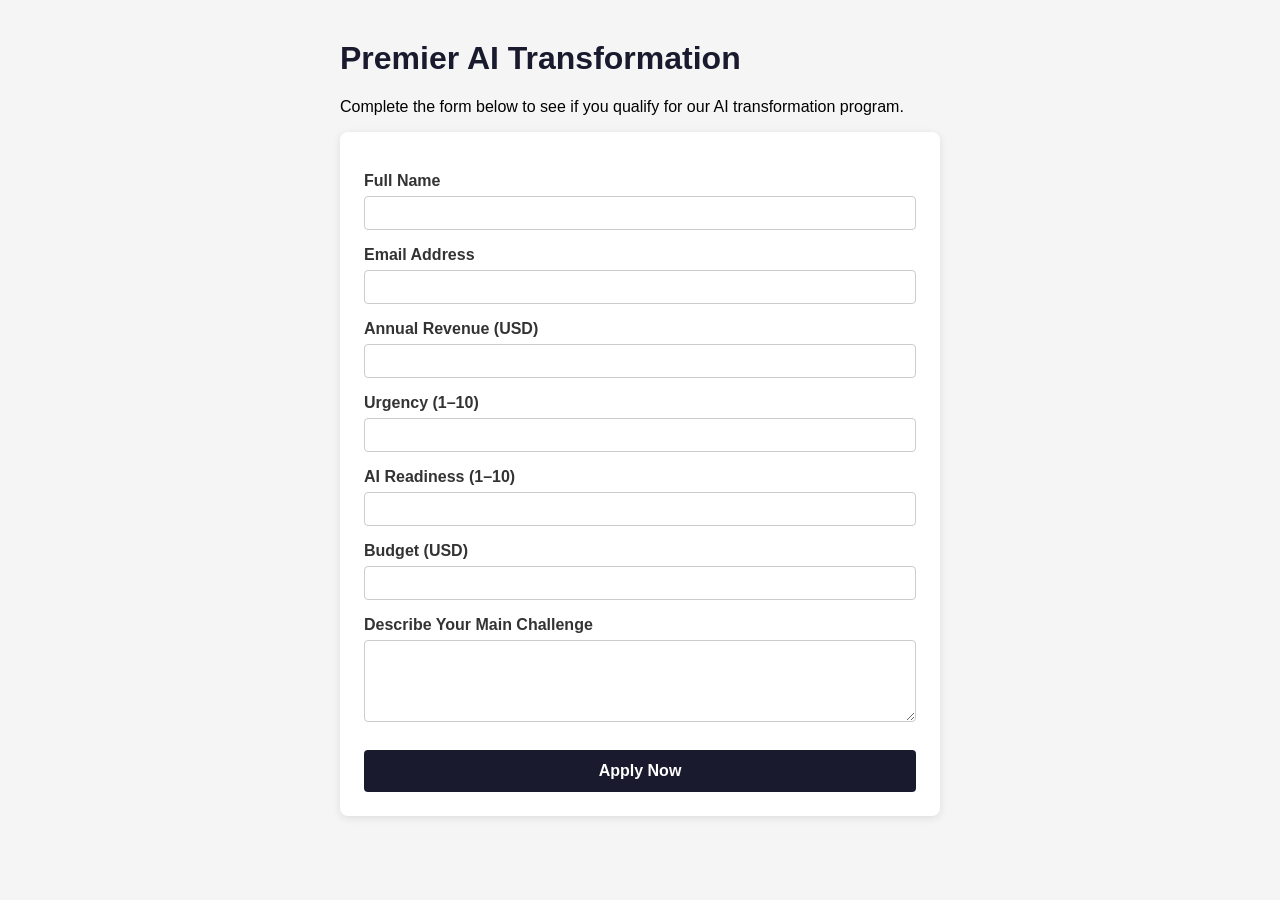
<file: index.html>
<!DOCTYPE html>
<html lang="en">
<head>
  <meta charset="UTF-8" />
  <meta name="viewport" content="width=device-width, initial-scale=1.0" />
  <title>Premier AI Transformation</title>
  <style>
    body {
      font-family: Arial, sans-serif;
      max-width: 600px;
      margin: 40px auto;
      padding: 0 20px;
      background: #f5f5f5;
    }
    h1 {
      color: #1a1a2e;
    }
    form {
      background: #fff;
      padding: 24px;
      border-radius: 8px;
      box-shadow: 0 2px 8px rgba(0,0,0,0.1);
    }
    label {
      display: block;
      margin-top: 16px;
      font-weight: bold;
      color: #333;
    }
    input, select, textarea {
      width: 100%;
      padding: 8px;
      margin-top: 6px;
      border: 1px solid #ccc;
      border-radius: 4px;
      box-sizing: border-box;
      font-size: 14px;
    }
    a.apply-btn {
      display: inline-block;
      margin-top: 24px;
      padding: 12px 28px;
      background: #1a1a2e;
      color: #fff;
      text-decoration: none;
      border-radius: 4px;
      font-size: 16px;
      font-weight: bold;
      border: none;
      cursor: pointer;
      width: 100%;
      text-align: center;
      box-sizing: border-box;
    }
    a.apply-btn:hover {
      background: #16213e;
    }
    #result {
      margin-top: 20px;
      padding: 16px;
      background: #e8f4fd;
      border-radius: 4px;
      font-size: 16px;
      color: #1a1a2e;
      display: none;
    }
  </style>
</head>
<body>
  <h1>Premier AI Transformation</h1>
  <p>Complete the form below to see if you qualify for our AI transformation program.</p>

  <form id="form">
    <label for="name">Full Name</label>
    <input type="text" id="name" name="name" required />

    <label for="email">Email Address</label>
    <input type="email" id="email" name="email" required />

    <label for="revenue">Annual Revenue (USD)</label>
    <input type="number" id="revenue" name="revenue" min="0" required />

    <label for="urgency">Urgency (1–10)</label>
    <input type="number" id="urgency" name="urgency" min="1" max="10" required />

    <label for="ai">AI Readiness (1–10)</label>
    <input type="number" id="ai" name="ai" min="1" max="10" required />

    <label for="budget">Budget (USD)</label>
    <input type="number" id="budget" name="budget" min="0" required />

    <label for="challenge">Describe Your Main Challenge</label>
    <textarea id="challenge" name="challenge" rows="4" required></textarea>

    <a href="#" class="apply-btn" id="apply-btn" role="button">Apply Now</a>
  </form>

  <div id="result"></div>

  <script src="script.js"></script>
</body>
</html>
</file>
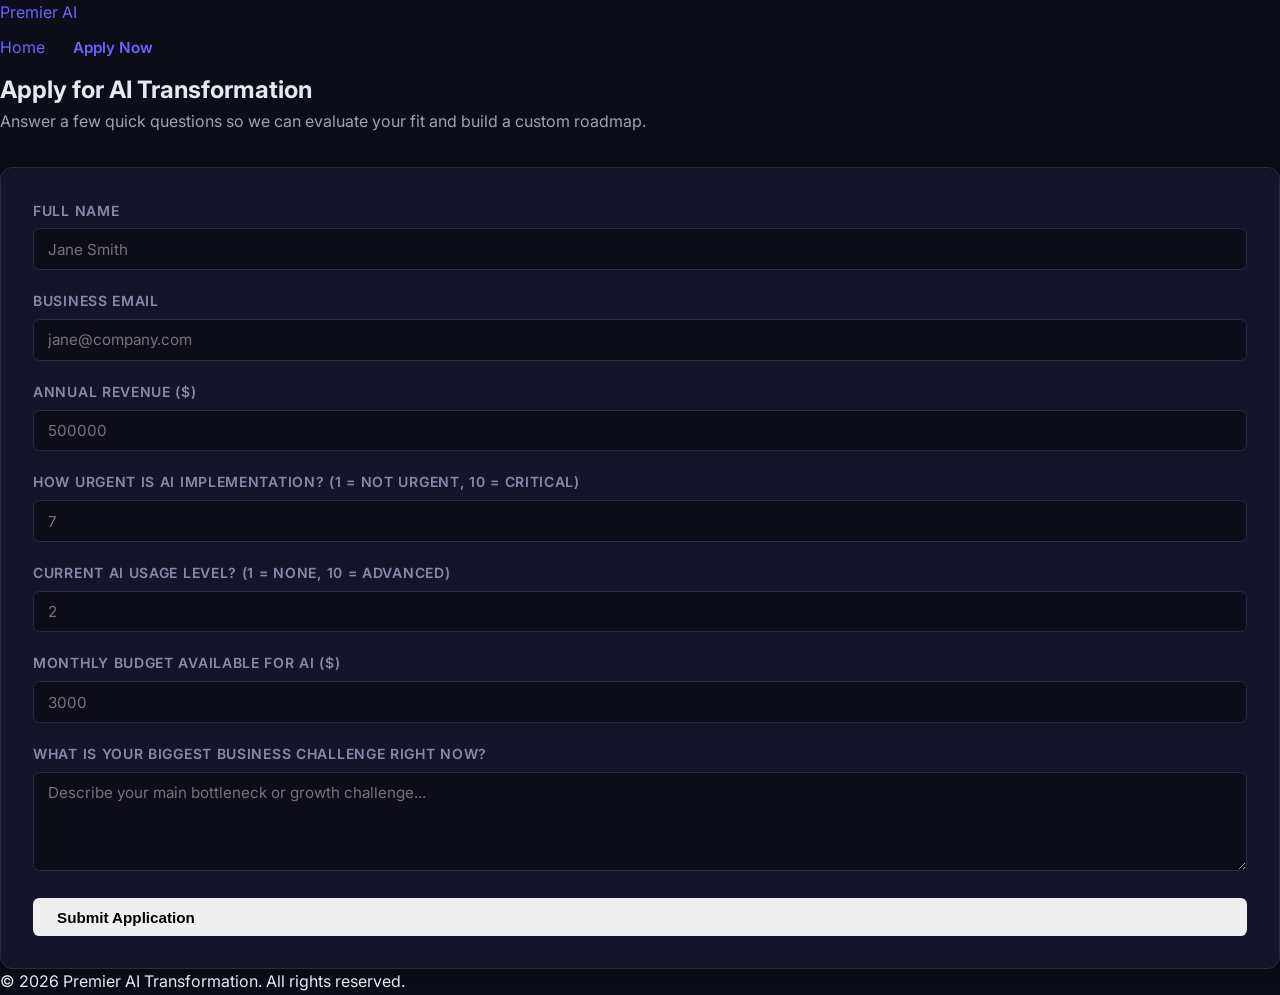
<file: apply.html>
<!DOCTYPE html>
<html lang="en">
<head>
  <meta charset="UTF-8" />
  <meta name="viewport" content="width=device-width, initial-scale=1.0" />
  <title>Apply – Premier AI Transformation</title>
  <link rel="preconnect" href="https://fonts.googleapis.com" />
  <link href="https://fonts.googleapis.com/css2?family=Inter:wght@400;500;600;700&display=swap" rel="stylesheet" />
  <link rel="stylesheet" href="css/styles.css" />
</head>
<body>

  <!-- Navbar -->
  <nav class="navbar">
    <a href="index.html" class="logo">Premier AI</a>
    <div class="navbar-links">
      <a href="index.html">Home</a>
      <a href="apply.html" class="btn">Apply Now</a>
    </div>
  </nav>

  <div class="form-wrap">
    <h2>Apply for AI Transformation</h2>
    <p style="color:#9ca3af;margin-bottom:32px;">Answer a few quick questions so we can evaluate your fit and build a custom roadmap.</p>

    <form id="form" class="card">
      <div class="form-group">
        <label for="name">Full Name</label>
        <input type="text" id="name" name="name" placeholder="Jane Smith" required />
      </div>

      <div class="form-group">
        <label for="email">Business Email</label>
        <input type="email" id="email" name="email" placeholder="jane@company.com" required />
      </div>

      <div class="form-group">
        <label for="revenue">Annual Revenue ($)</label>
        <input type="number" id="revenue" name="revenue" placeholder="500000" min="0" required />
      </div>

      <div class="form-group">
        <label for="urgency">How urgent is AI implementation? (1 = not urgent, 10 = critical)</label>
        <input type="number" id="urgency" name="urgency" min="1" max="10" placeholder="7" required />
      </div>

      <div class="form-group">
        <label for="ai">Current AI usage level? (1 = none, 10 = advanced)</label>
        <input type="number" id="ai" name="ai" min="1" max="10" placeholder="2" required />
      </div>

      <div class="form-group">
        <label for="budget">Monthly budget available for AI ($)</label>
        <input type="number" id="budget" name="budget" min="0" placeholder="3000" required />
      </div>

      <div class="form-group">
        <label for="challenge">What is your biggest business challenge right now?</label>
        <textarea id="challenge" name="challenge" rows="4" placeholder="Describe your main bottleneck or growth challenge..."></textarea>
      </div>

      <button type="submit" class="btn" style="width:100%;">Submit Application</button>
    </form>

    <div id="result"></div>
  </div>

  <!-- Footer -->
  <footer>
    <p>&copy; <span id="footer-year"></span> Premier AI Transformation. All rights reserved.</p>
  </footer>

  <script>document.getElementById('footer-year').textContent = new Date().getFullYear();</script>
  <script src="js/main.js"></script>
  <script src="js/intake.js"></script>
</body>
</html>
</file>
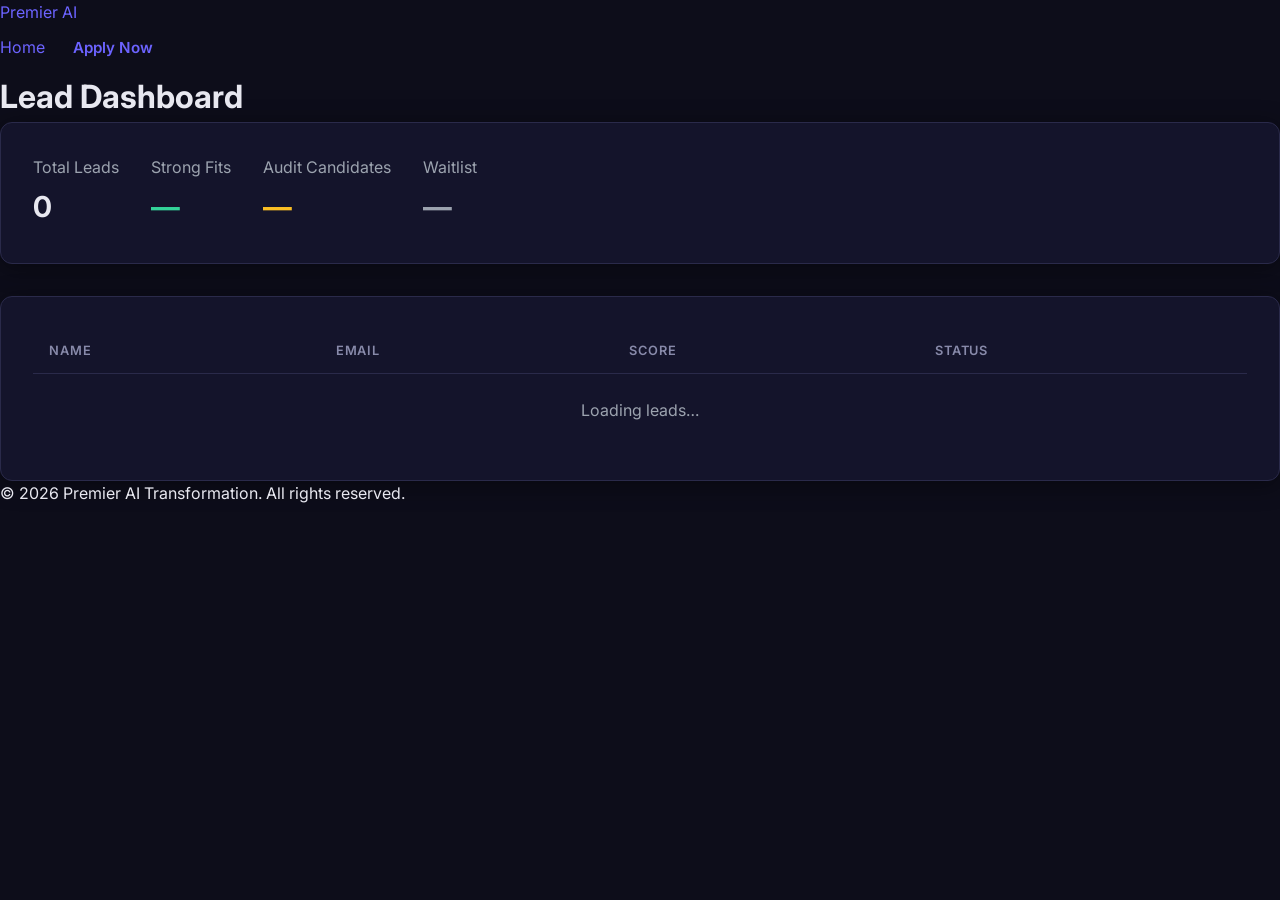
<file: dashboard.html>
<!DOCTYPE html>
<html lang="en">
<head>
  <meta charset="UTF-8" />
  <meta name="viewport" content="width=device-width, initial-scale=1.0" />
  <title>Lead Dashboard – Premier AI</title>
  <link rel="preconnect" href="https://fonts.googleapis.com" />
  <link href="https://fonts.googleapis.com/css2?family=Inter:wght@400;500;600;700&display=swap" rel="stylesheet" />
  <link rel="stylesheet" href="css/styles.css" />
</head>
<body>

  <!-- Navbar -->
  <nav class="navbar">
    <a href="index.html" class="logo">Premier AI</a>
    <div class="navbar-links">
      <a href="index.html">Home</a>
      <a href="apply.html" class="btn">Apply Now</a>
    </div>
  </nav>

  <div class="dashboard-wrap">
    <h1>Lead Dashboard</h1>

    <div class="card" style="margin-bottom:32px;display:flex;gap:32px;flex-wrap:wrap;">
      <div>
        <p style="color:#9ca3af;margin:0 0 4px;">Total Leads</p>
        <p id="stat-total" style="font-size:1.8rem;font-weight:700;margin:0;">—</p>
      </div>
      <div>
        <p style="color:#9ca3af;margin:0 0 4px;">Strong Fits</p>
        <p id="stat-hot" style="font-size:1.8rem;font-weight:700;margin:0;color:#34d399;">—</p>
      </div>
      <div>
        <p style="color:#9ca3af;margin:0 0 4px;">Audit Candidates</p>
        <p id="stat-warm" style="font-size:1.8rem;font-weight:700;margin:0;color:#fbbf24;">—</p>
      </div>
      <div>
        <p style="color:#9ca3af;margin:0 0 4px;">Waitlist</p>
        <p id="stat-cold" style="font-size:1.8rem;font-weight:700;margin:0;color:#9ca3af;">—</p>
      </div>
    </div>

    <div class="card" style="overflow-x:auto;">
      <table id="leadsTable">
        <thead>
          <tr>
            <th>Name</th>
            <th>Email</th>
            <th>Score</th>
            <th>Status</th>
          </tr>
        </thead>
        <tbody></tbody>
      </table>
      <p id="loading-msg" style="text-align:center;color:#9ca3af;padding:24px 0;">Loading leads…</p>
    </div>
  </div>

  <!-- Footer -->
  <footer>
    <p>&copy; <span id="footer-year"></span> Premier AI Transformation. All rights reserved.</p>
  </footer>

  <script>document.getElementById('footer-year').textContent = new Date().getFullYear();</script>
  <script src="js/main.js"></script>
  <script src="js/dashboard.js"></script>
</body>
</html>
</file>
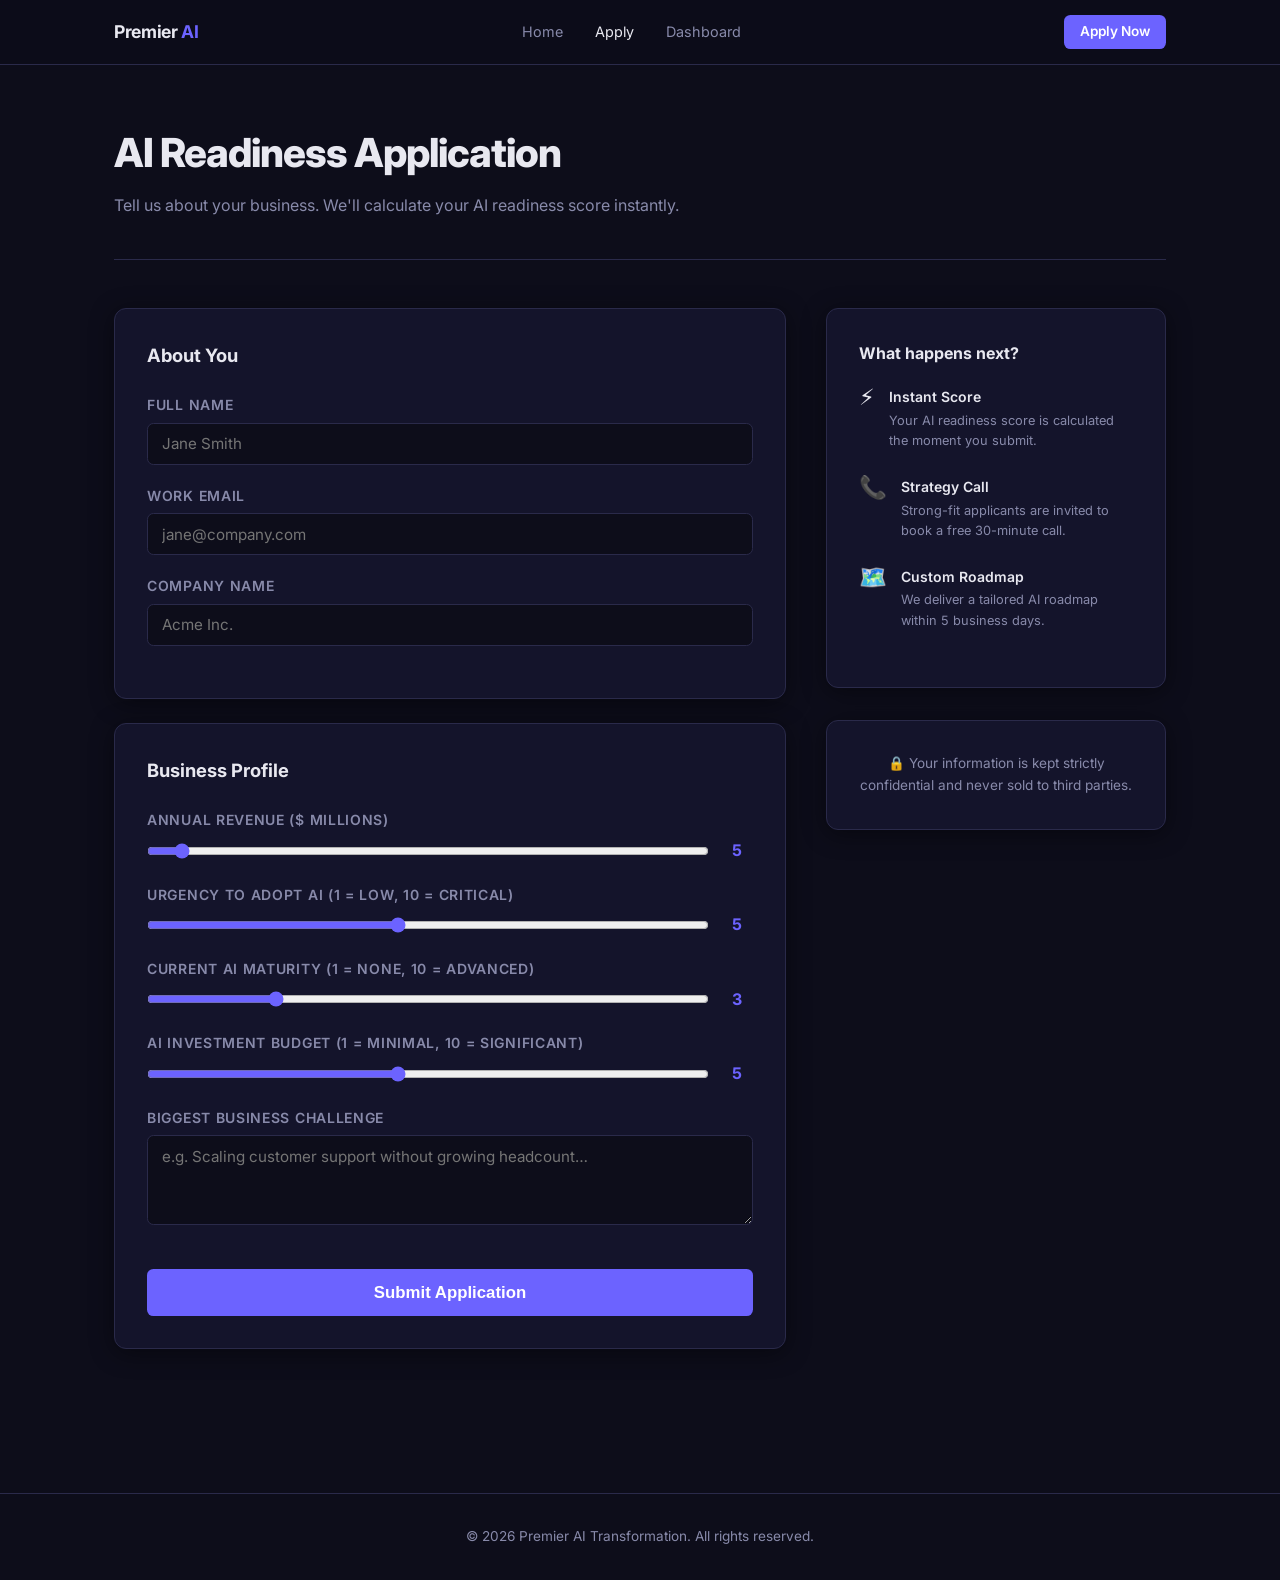
<file: pages/apply.html>
<!DOCTYPE html>
<html lang="en">
<head>
  <meta charset="UTF-8" />
  <meta name="viewport" content="width=device-width, initial-scale=1.0" />
  <title>Apply – Premier AI Transformation</title>
  <link rel="preconnect" href="https://fonts.googleapis.com" />
  <link rel="preconnect" href="https://fonts.gstatic.com" crossorigin />
  <link href="https://fonts.googleapis.com/css2?family=Inter:wght@400;600;700;800&display=swap" rel="stylesheet" />
  <link rel="stylesheet" href="../css/styles.css" />
</head>
<body>

  <!-- ===== Nav ===== -->
  <nav class="nav">
    <div class="nav__inner">
      <a href="../index.html" class="nav__logo">Premier <span>AI</span></a>
      <ul class="nav__links">
        <li><a href="../index.html">Home</a></li>
        <li><a href="apply.html" class="active">Apply</a></li>
        <li><a href="dashboard.html">Dashboard</a></li>
      </ul>
      <a href="apply.html" class="btn btn--primary btn--sm">Apply Now</a>
    </div>
  </nav>

  <!-- ===== Page header ===== -->
  <div class="container">
    <div class="page-header">
      <h1 class="page-header__title">AI Readiness Application</h1>
      <p class="page-header__sub">
        Tell us about your business. We'll calculate your AI readiness score instantly.
      </p>
    </div>
  </div>

  <!-- ===== Content ===== -->
  <div class="container">
    <div class="intake-layout">

      <!-- Form -->
      <div>
        <form
          id="intake-form"
          novalidate
          data-script-url="YOUR_SCRIPT_URL"
        >
          <div class="card">
            <h2 style="font-size:1.15rem; font-weight:700; margin-bottom:1.5rem;">
              About You
            </h2>

            <div class="form-group">
              <label for="name">Full Name</label>
              <input type="text" id="name" name="name" placeholder="Jane Smith" required />
            </div>

            <div class="form-group">
              <label for="email">Work Email</label>
              <input type="email" id="email" name="email" placeholder="jane@company.com" required />
            </div>

            <div class="form-group">
              <label for="company">Company Name</label>
              <input type="text" id="company" name="company" placeholder="Acme Inc." />
            </div>
          </div>

          <div class="card mt-3">
            <h2 style="font-size:1.15rem; font-weight:700; margin-bottom:1.5rem;">
              Business Profile
            </h2>

            <div class="form-group">
              <label for="revenue">Annual Revenue ($ millions)</label>
              <div class="form-range-group">
                <input
                  type="range"
                  id="revenue"
                  name="revenue"
                  min="0"
                  max="100"
                  value="5"
                  step="1"
                />
                <span class="range-value" id="revenue-val">5</span>
              </div>
            </div>

            <div class="form-group">
              <label for="urgency">Urgency to adopt AI (1 = low, 10 = critical)</label>
              <div class="form-range-group">
                <input
                  type="range"
                  id="urgency"
                  name="urgency"
                  min="1"
                  max="10"
                  value="5"
                  step="1"
                />
                <span class="range-value" id="urgency-val">5</span>
              </div>
            </div>

            <div class="form-group">
              <label for="ai">Current AI maturity (1 = none, 10 = advanced)</label>
              <div class="form-range-group">
                <input
                  type="range"
                  id="ai"
                  name="ai"
                  min="1"
                  max="10"
                  value="3"
                  step="1"
                />
                <span class="range-value" id="ai-val">3</span>
              </div>
            </div>

            <div class="form-group">
              <label for="budget">AI investment budget (1 = minimal, 10 = significant)</label>
              <div class="form-range-group">
                <input
                  type="range"
                  id="budget"
                  name="budget"
                  min="1"
                  max="10"
                  value="5"
                  step="1"
                />
                <span class="range-value" id="budget-val">5</span>
              </div>
            </div>

            <div class="form-group">
              <label for="challenge">Biggest business challenge</label>
              <textarea
                id="challenge"
                name="challenge"
                placeholder="e.g. Scaling customer support without growing headcount…"
              ></textarea>
            </div>

            <button type="submit" class="btn btn--primary btn--block btn--lg mt-2">
              Submit Application
            </button>

            <!-- Result box injected by intake.js -->
            <div id="result-box"></div>
          </div>
        </form>
      </div>

      <!-- Sidebar -->
      <aside class="intake-sidebar">
        <div class="card mb-4">
          <h3 style="font-size:1rem; font-weight:700; margin-bottom:1.25rem;">What happens next?</h3>

          <div class="intake-sidebar__item">
            <span class="intake-sidebar__icon">⚡</span>
            <div>
              <div class="intake-sidebar__label">Instant Score</div>
              <div class="intake-sidebar__desc">
                Your AI readiness score is calculated the moment you submit.
              </div>
            </div>
          </div>

          <div class="intake-sidebar__item">
            <span class="intake-sidebar__icon">📞</span>
            <div>
              <div class="intake-sidebar__label">Strategy Call</div>
              <div class="intake-sidebar__desc">
                Strong-fit applicants are invited to book a free 30-minute call.
              </div>
            </div>
          </div>

          <div class="intake-sidebar__item">
            <span class="intake-sidebar__icon">🗺️</span>
            <div>
              <div class="intake-sidebar__label">Custom Roadmap</div>
              <div class="intake-sidebar__desc">
                We deliver a tailored AI roadmap within 5 business days.
              </div>
            </div>
          </div>
        </div>

        <div class="card">
          <p style="font-size:.85rem; color:var(--color-muted); text-align:center;">
            🔒 Your information is kept strictly confidential and never sold to third parties.
          </p>
        </div>
      </aside>

    </div>
  </div>

  <!-- ===== Footer ===== -->
  <footer class="footer">
    <div class="container">
      <p>&copy; <span id="year"></span> Premier AI Transformation. All rights reserved.</p>
    </div>
  </footer>

  <script src="../js/main.js"></script>
  <script src="../js/intake.js"></script>
  <script>document.getElementById("year").textContent = new Date().getFullYear();</script>
</body>
</html>
</file>
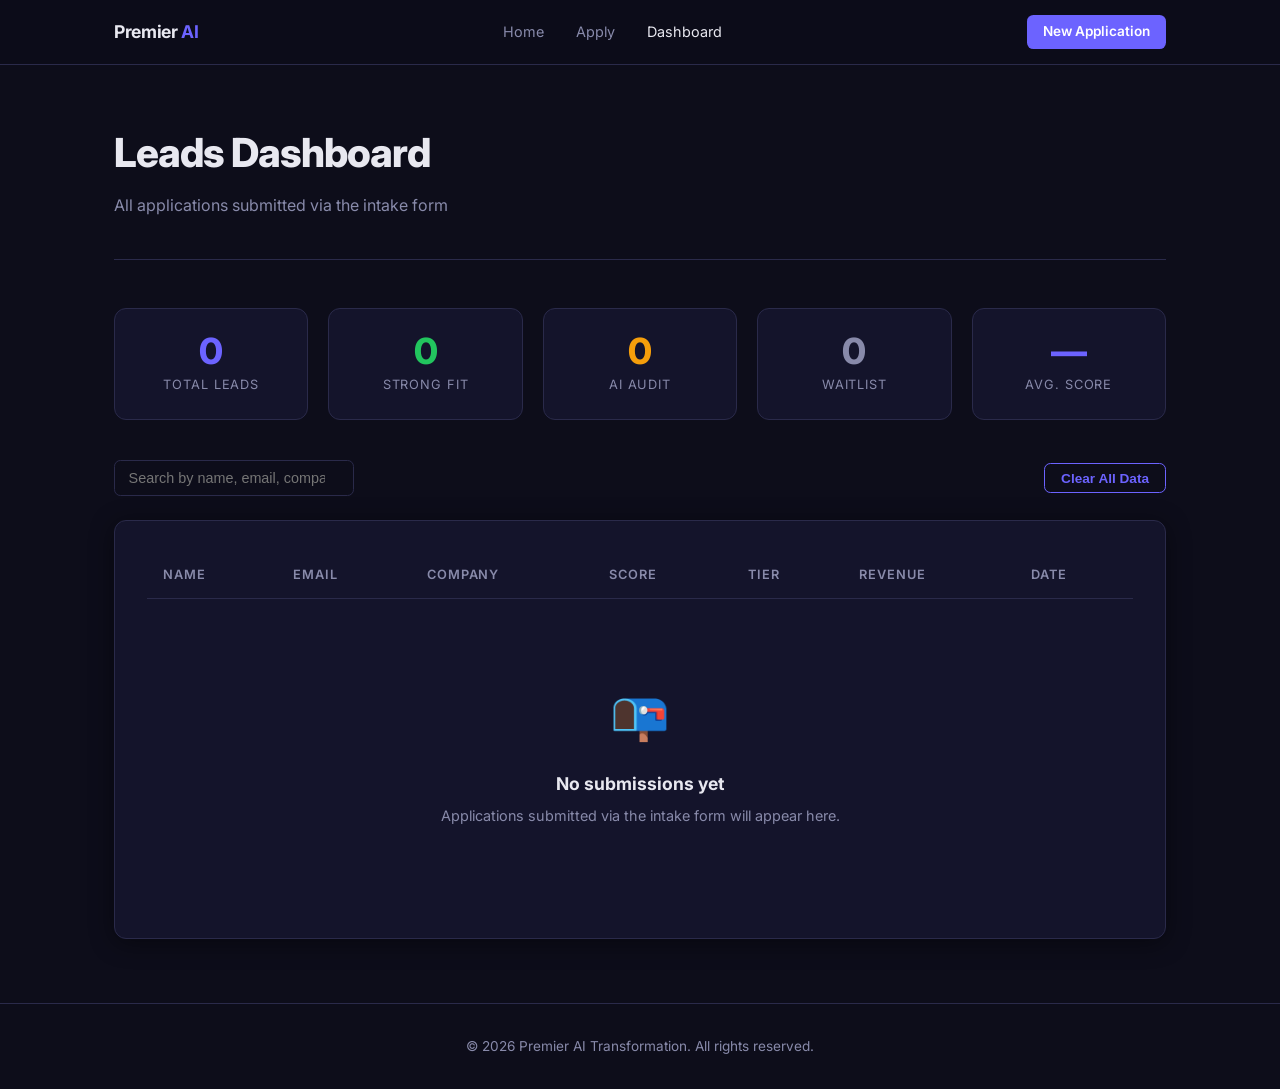
<file: pages/dashboard.html>
<!DOCTYPE html>
<html lang="en">
<head>
  <meta charset="UTF-8" />
  <meta name="viewport" content="width=device-width, initial-scale=1.0" />
  <title>Dashboard – Premier AI Transformation</title>
  <link rel="preconnect" href="https://fonts.googleapis.com" />
  <link rel="preconnect" href="https://fonts.gstatic.com" crossorigin />
  <link href="https://fonts.googleapis.com/css2?family=Inter:wght@400;600;700;800&display=swap" rel="stylesheet" />
  <link rel="stylesheet" href="../css/styles.css" />
</head>
<body>

  <!-- ===== Nav ===== -->
  <nav class="nav">
    <div class="nav__inner">
      <a href="../index.html" class="nav__logo">Premier <span>AI</span></a>
      <ul class="nav__links">
        <li><a href="../index.html">Home</a></li>
        <li><a href="apply.html">Apply</a></li>
        <li><a href="dashboard.html" class="active">Dashboard</a></li>
      </ul>
      <a href="apply.html" class="btn btn--primary btn--sm">New Application</a>
    </div>
  </nav>

  <!-- ===== Page header ===== -->
  <div class="container">
    <div class="page-header">
      <h1 class="page-header__title">Leads Dashboard</h1>
      <p class="page-header__sub">All applications submitted via the intake form</p>
    </div>
  </div>

  <!-- ===== Stats ===== -->
  <div class="container">
    <div class="dashboard-stats">
      <div class="stat-card">
        <div class="stat-card__value" id="stat-total">—</div>
        <div class="stat-card__label">Total Leads</div>
      </div>
      <div class="stat-card">
        <div class="stat-card__value" id="stat-fit" style="color:var(--color-success)">—</div>
        <div class="stat-card__label">Strong Fit</div>
      </div>
      <div class="stat-card">
        <div class="stat-card__value" id="stat-audit" style="color:var(--color-warning)">—</div>
        <div class="stat-card__label">AI Audit</div>
      </div>
      <div class="stat-card">
        <div class="stat-card__value" id="stat-wait" style="color:var(--color-muted)">—</div>
        <div class="stat-card__label">Waitlist</div>
      </div>
      <div class="stat-card">
        <div class="stat-card__value" id="stat-avg-score">—</div>
        <div class="stat-card__label">Avg. Score</div>
      </div>
    </div>

    <!-- Toolbar -->
    <div class="dash-toolbar">
      <input
        type="search"
        id="dash-search"
        class="dash-toolbar__search"
        placeholder="Search by name, email, company…"
        aria-label="Search leads"
      />
      <button id="btn-clear" class="btn btn--outline btn--sm">Clear All Data</button>
    </div>

    <!-- Table -->
    <div class="card">
      <div class="table-wrap">
        <table>
          <thead>
            <tr>
              <th>Name</th>
              <th>Email</th>
              <th>Company</th>
              <th>Score</th>
              <th>Tier</th>
              <th>Revenue</th>
              <th>Date</th>
            </tr>
          </thead>
          <tbody id="leads-tbody">
            <tr>
              <td colspan="7">
                <div class="empty-state">
                  <div class="empty-state__icon">📭</div>
                  <div class="empty-state__title">No submissions yet</div>
                  <p>Applications submitted via the intake form will appear here.</p>
                </div>
              </td>
            </tr>
          </tbody>
        </table>
      </div>
    </div>
  </div>

  <!-- ===== Footer ===== -->
  <footer class="footer">
    <div class="container">
      <p>&copy; <span id="year"></span> Premier AI Transformation. All rights reserved.</p>
    </div>
  </footer>

  <script src="../js/main.js"></script>
  <script src="../js/dashboard.js"></script>
  <script>document.getElementById("year").textContent = new Date().getFullYear();</script>
</body>
</html>
</file>
<file: css/styles.css>
/* ============================================================
   Premier AI Transformation – Global Styles
   ============================================================ */

/* ---------- Reset / Base ----------------------------------- */
*, *::before, *::after { box-sizing: border-box; margin: 0; padding: 0; }

:root {
  --color-bg:        #0d0d1a;
  --color-surface:   #14142b;
  --color-border:    #2a2a4a;
  --color-primary:   #6c63ff;
  --color-primary-h: #857dff;
  --color-accent:    #00e5ff;
  --color-text:      #e8e8f0;
  --color-muted:     #888aaa;
  --color-success:   #22c55e;
  --color-warning:   #f59e0b;
  --color-danger:    #ef4444;

  --radius:    0.75rem;
  --radius-sm: 0.4rem;
  --shadow:    0 4px 24px rgba(0,0,0,0.45);
  --transition: 0.2s ease;

  --font-sans: 'Inter', 'Segoe UI', system-ui, sans-serif;
  --max-w: 1100px;
}

html { scroll-behavior: smooth; }

body {
  font-family: var(--font-sans);
  background: var(--color-bg);
  color: var(--color-text);
  line-height: 1.6;
  min-height: 100vh;
}

a { color: var(--color-primary); text-decoration: none; transition: color var(--transition); }
a:hover { color: var(--color-primary-h); }

img, svg { display: block; max-width: 100%; }

/* ---------- Layout ----------------------------------------- */
.container {
  width: 100%;
  max-width: var(--max-w);
  margin-inline: auto;
  padding-inline: 1.5rem;
}

/* ---------- Nav -------------------------------------------- */
.nav {
  position: sticky;
  top: 0;
  z-index: 100;
  background: rgba(13, 13, 26, 0.9);
  backdrop-filter: blur(12px);
  border-bottom: 1px solid var(--color-border);
}

.nav__inner {
  display: flex;
  align-items: center;
  justify-content: space-between;
  height: 4rem;
  max-width: var(--max-w);
  margin-inline: auto;
  padding-inline: 1.5rem;
}

.nav__logo {
  font-size: 1.1rem;
  font-weight: 700;
  color: var(--color-text);
  letter-spacing: -0.02em;
}

.nav__logo span { color: var(--color-primary); }

.nav__links {
  display: flex;
  gap: 2rem;
  list-style: none;
}

.nav__links a {
  font-size: 0.9rem;
  color: var(--color-muted);
  transition: color var(--transition);
}

.nav__links a:hover,
.nav__links a.active { color: var(--color-text); }

/* ---------- Buttons ---------------------------------------- */
.btn {
  display: inline-flex;
  align-items: center;
  gap: 0.5rem;
  padding: 0.65rem 1.5rem;
  border-radius: var(--radius-sm);
  font-size: 0.95rem;
  font-weight: 600;
  cursor: pointer;
  border: none;
  transition: opacity var(--transition), transform var(--transition);
}

.btn:active { transform: translateY(1px); }

.btn--primary {
  background: var(--color-primary);
  color: #fff;
}

.btn--primary:hover { opacity: 0.88; color: #fff; }

.btn--outline {
  background: transparent;
  color: var(--color-primary);
  border: 1.5px solid var(--color-primary);
}

.btn--outline:hover { background: var(--color-primary); color: #fff; }

.btn--sm { padding: 0.4rem 1rem; font-size: 0.85rem; }
.btn--lg { padding: 0.85rem 2rem; font-size: 1.05rem; }
.btn--block { width: 100%; justify-content: center; }

/* ---------- Card ------------------------------------------- */
.card {
  background: var(--color-surface);
  border: 1px solid var(--color-border);
  border-radius: var(--radius);
  padding: 2rem;
  box-shadow: var(--shadow);
}

/* ---------- Form ------------------------------------------- */
.form-group {
  margin-bottom: 1.25rem;
}

.form-group label {
  display: block;
  font-size: 0.875rem;
  font-weight: 600;
  color: var(--color-muted);
  margin-bottom: 0.4rem;
  text-transform: uppercase;
  letter-spacing: 0.05em;
}

.form-group input,
.form-group select,
.form-group textarea {
  width: 100%;
  background: var(--color-bg);
  border: 1.5px solid var(--color-border);
  color: var(--color-text);
  border-radius: var(--radius-sm);
  padding: 0.65rem 0.9rem;
  font-size: 0.95rem;
  font-family: inherit;
  transition: border-color var(--transition);
  outline: none;
}

.form-group input:focus,
.form-group select:focus,
.form-group textarea:focus {
  border-color: var(--color-primary);
}

.form-group textarea { resize: vertical; min-height: 90px; }

.form-range-group {
  display: grid;
  grid-template-columns: 1fr auto;
  align-items: center;
  gap: 0.75rem;
}

.form-range-group input[type="range"] {
  accent-color: var(--color-primary);
  padding: 0;
  border: none;
  background: transparent;
}

.form-range-group .range-value {
  font-weight: 700;
  color: var(--color-primary);
  min-width: 2rem;
  text-align: center;
}

/* ---------- Hero (index) ----------------------------------- */
.hero {
  padding: 6rem 0 4rem;
  text-align: center;
}

.hero__eyebrow {
  display: inline-block;
  font-size: 0.8rem;
  font-weight: 700;
  letter-spacing: 0.12em;
  text-transform: uppercase;
  color: var(--color-accent);
  margin-bottom: 1.25rem;
}

.hero__title {
  font-size: clamp(2rem, 5vw, 3.5rem);
  font-weight: 800;
  line-height: 1.15;
  letter-spacing: -0.03em;
  margin-bottom: 1.25rem;
}

.hero__title span { color: var(--color-primary); }

.hero__subtitle {
  font-size: 1.15rem;
  color: var(--color-muted);
  max-width: 600px;
  margin-inline: auto;
  margin-bottom: 2.5rem;
}

.hero__actions { display: flex; gap: 1rem; justify-content: center; flex-wrap: wrap; }

/* ---------- Features grid ---------------------------------- */
.features {
  padding: 4rem 0;
}

.features__grid {
  display: grid;
  grid-template-columns: repeat(auto-fit, minmax(260px, 1fr));
  gap: 1.5rem;
  margin-top: 2.5rem;
}

.feature-card {
  background: var(--color-surface);
  border: 1px solid var(--color-border);
  border-radius: var(--radius);
  padding: 1.75rem;
  transition: border-color var(--transition);
}

.feature-card:hover { border-color: var(--color-primary); }

.feature-card__icon { font-size: 2rem; margin-bottom: 1rem; }

.feature-card__title {
  font-size: 1.05rem;
  font-weight: 700;
  margin-bottom: 0.5rem;
}

.feature-card__body { font-size: 0.9rem; color: var(--color-muted); }

/* ---------- Section headings ------------------------------- */
.section-header { text-align: center; margin-bottom: 0.5rem; }

.section-header__title {
  font-size: clamp(1.5rem, 3vw, 2.25rem);
  font-weight: 800;
  letter-spacing: -0.02em;
}

.section-header__sub {
  color: var(--color-muted);
  margin-top: 0.5rem;
  font-size: 1rem;
}

/* ---------- Page header (inner pages) ---------------------- */
.page-header {
  padding: 3.5rem 0 2.5rem;
  border-bottom: 1px solid var(--color-border);
  margin-bottom: 3rem;
}

.page-header__title {
  font-size: clamp(1.6rem, 3.5vw, 2.5rem);
  font-weight: 800;
  letter-spacing: -0.025em;
}

.page-header__sub {
  color: var(--color-muted);
  margin-top: 0.5rem;
  font-size: 1rem;
}

/* ---------- Intake form page ------------------------------- */
.intake-layout {
  display: grid;
  grid-template-columns: 1fr 340px;
  gap: 2.5rem;
  align-items: start;
  padding-bottom: 5rem;
}

.intake-sidebar {
  position: sticky;
  top: 5rem;
}

.intake-sidebar__item {
  display: flex;
  gap: 0.9rem;
  align-items: flex-start;
  margin-bottom: 1.5rem;
}

.intake-sidebar__icon { font-size: 1.4rem; line-height: 1; flex-shrink: 0; }

.intake-sidebar__label { font-size: 0.875rem; font-weight: 600; color: var(--color-text); }

.intake-sidebar__desc { font-size: 0.8rem; color: var(--color-muted); margin-top: 0.15rem; }

/* result message */
#result-box {
  display: none;
  margin-top: 1.5rem;
  padding: 1.25rem;
  border-radius: var(--radius-sm);
  border-left: 4px solid var(--color-primary);
  background: rgba(108, 99, 255, 0.1);
  font-weight: 600;
}

#result-box.show { display: block; }
#result-box.fit   { border-color: var(--color-success); background: rgba(34,197,94,0.1); }
#result-box.audit { border-color: var(--color-warning); background: rgba(245,158,11,0.1); }
#result-box.wait  { border-color: var(--color-muted);  background: rgba(136,138,170,0.1); }

/* ---------- Dashboard -------------------------------------- */
.dashboard-stats {
  display: grid;
  grid-template-columns: repeat(auto-fit, minmax(180px, 1fr));
  gap: 1.25rem;
  margin-bottom: 2.5rem;
}

.stat-card {
  background: var(--color-surface);
  border: 1px solid var(--color-border);
  border-radius: var(--radius);
  padding: 1.5rem;
  text-align: center;
}

.stat-card__value {
  font-size: 2.25rem;
  font-weight: 800;
  color: var(--color-primary);
  line-height: 1;
}

.stat-card__label {
  font-size: 0.8rem;
  color: var(--color-muted);
  text-transform: uppercase;
  letter-spacing: 0.07em;
  margin-top: 0.4rem;
}

/* table */
.table-wrap { overflow-x: auto; }

table { width: 100%; border-collapse: collapse; font-size: 0.9rem; }

thead { border-bottom: 1px solid var(--color-border); }

th {
  text-align: left;
  padding: 0.75rem 1rem;
  color: var(--color-muted);
  font-size: 0.8rem;
  text-transform: uppercase;
  letter-spacing: 0.07em;
  font-weight: 600;
}

td { padding: 0.9rem 1rem; border-bottom: 1px solid var(--color-border); vertical-align: middle; }

tbody tr:last-child td { border-bottom: none; }
tbody tr:hover { background: rgba(108, 99, 255, 0.05); }

/* badge */
.badge {
  display: inline-block;
  padding: 0.2rem 0.6rem;
  border-radius: 999px;
  font-size: 0.75rem;
  font-weight: 700;
}

.badge--fit   { background: rgba(34,197,94,0.15);   color: var(--color-success); }
.badge--audit { background: rgba(245,158,11,0.15);  color: var(--color-warning); }
.badge--wait  { background: rgba(136,138,170,0.15); color: var(--color-muted);  }

/* dashboard toolbar */
.dash-toolbar {
  display: flex;
  align-items: center;
  justify-content: space-between;
  flex-wrap: wrap;
  gap: 1rem;
  margin-bottom: 1.5rem;
}

.dash-toolbar__search {
  background: var(--color-bg);
  border: 1.5px solid var(--color-border);
  color: var(--color-text);
  border-radius: var(--radius-sm);
  padding: 0.55rem 0.85rem;
  font-size: 0.9rem;
  width: 240px;
  outline: none;
  transition: border-color var(--transition);
}

.dash-toolbar__search:focus { border-color: var(--color-primary); }

/* empty state */
.empty-state { text-align: center; padding: 4rem 1rem; color: var(--color-muted); }
.empty-state__icon { font-size: 3rem; margin-bottom: 1rem; }
.empty-state__title { font-size: 1.1rem; font-weight: 700; color: var(--color-text); margin-bottom: 0.4rem; }

/* ---------- Footer ----------------------------------------- */
.footer {
  border-top: 1px solid var(--color-border);
  padding: 2rem 0;
  margin-top: 4rem;
  text-align: center;
  font-size: 0.85rem;
  color: var(--color-muted);
}

/* ---------- Utilities -------------------------------------- */
.text-center { text-align: center; }
.mt-1 { margin-top: 0.5rem; }
.mt-2 { margin-top: 1rem; }
.mt-3 { margin-top: 1.5rem; }
.mt-4 { margin-top: 2rem; }
.mb-2 { margin-bottom: 1rem; }
.mb-4 { margin-bottom: 2rem; }

/* ---------- Responsive ------------------------------------- */
@media (max-width: 768px) {
  .intake-layout {
    grid-template-columns: 1fr;
  }

  .intake-sidebar {
    position: static;
    order: -1;
  }

  .nav__links { display: none; }
}
</file>
